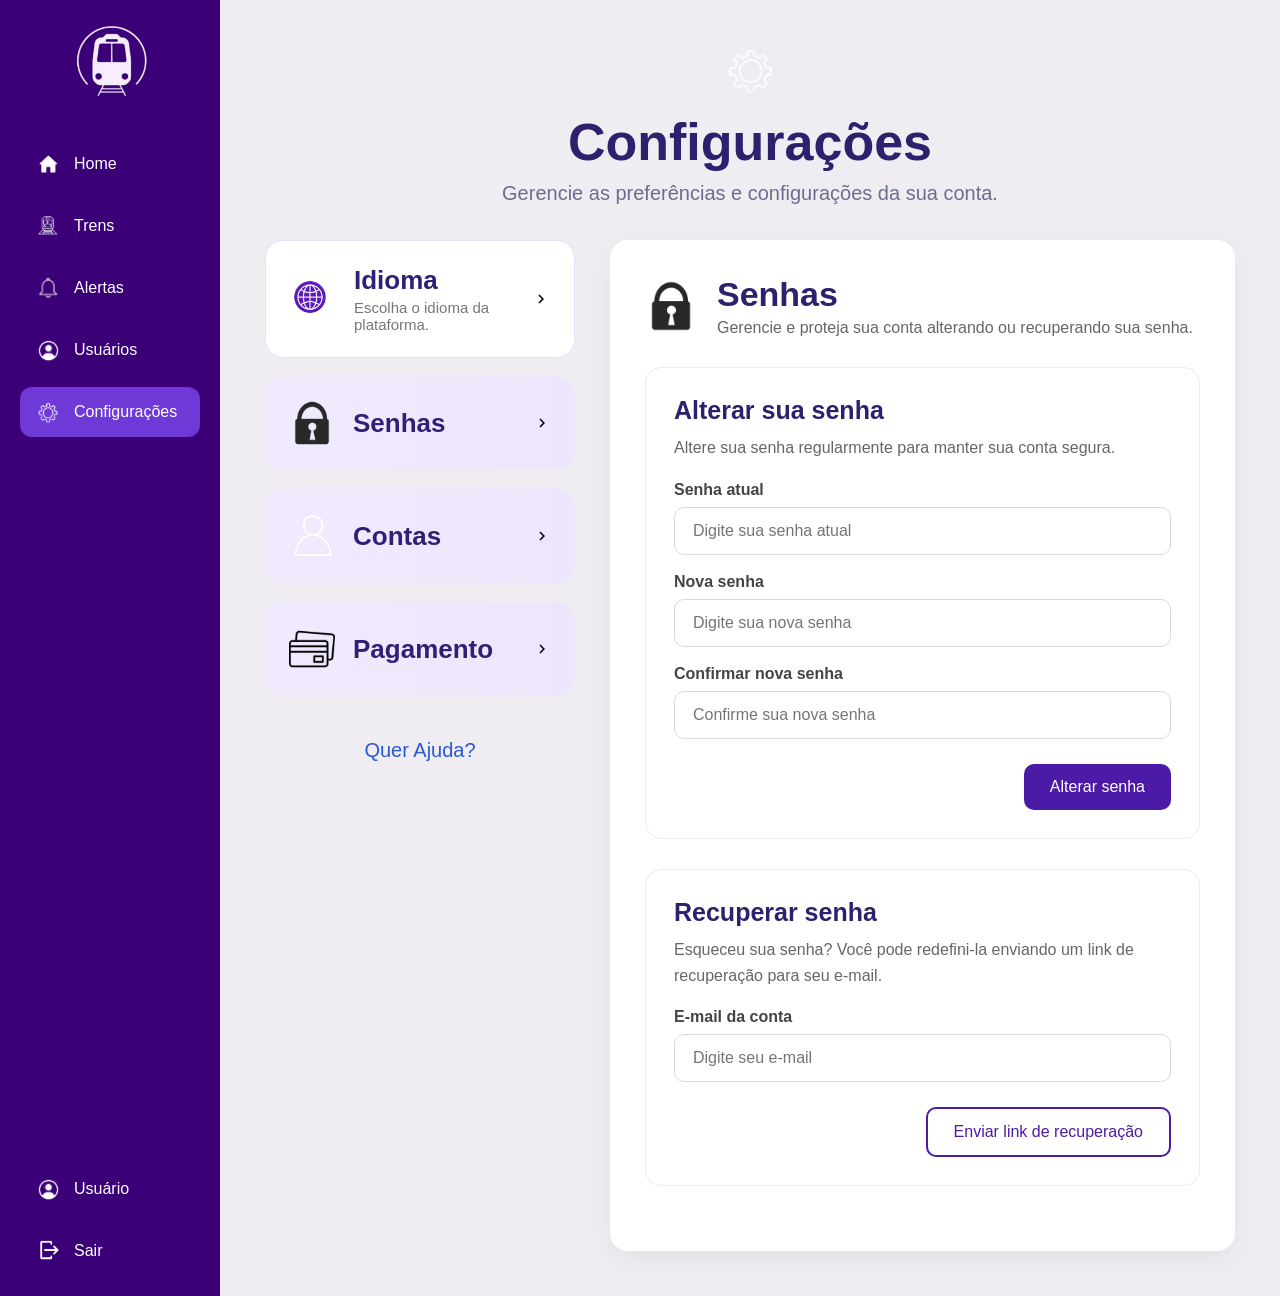
<file: Geral/pages/configuracoes.html>
<!DOCTYPE html>
<html lang="pt-BR">

<head>
    <meta charset="UTF-8">
    <meta name="viewport" content="width=device-width, initial-scale=1.0">
    <title>Configurações - A-TRAIN</title>

    <link rel="stylesheet" href="../CSS/configuracoes.css">
</head>

<body>

<header class="topo-mobile">
    <button class="menu-toggle">☰</button>
</header>

<div class="container">


    <aside class="sidebar">

        <div class="logo">
            <img src="../assets/Logo A-Train.png" alt="Logo" class="logo-img">
        </div>

        <nav>

            <a href="../pages/dashboard.html">
                <img src="../assets/home.png" class="icone-menu">
                <span>Home</span>
            </a>

            <a href="../pages/trens.html">
                <img src="../assets/train.png" class="icone-menu">
                <span>Trens</span>
            </a>

            <a href="../pages/relatorios.html">
                <img src="../assets/alerta.png" class="icone-menu">
                <span>Alertas</span>
            </a>

            <a href="../pages/usuarios.html">
                <img src="../assets/usuario.png" class="icone-menu">
                <span>Usuários</span>
            </a>

            <a class="active" href="../pages/configuracoes.html">
                <img src="../assets/configuracao.png" class="icone-menu">
                <span>Configurações</span>
            </a>

        </nav>

        <div class="bottom">

            <a href="../pages/usuarios.html" class="perfil">
                <img src="../assets/usuario.png" class="icone-menu">
                <span>Usuário</span>
            </a>

            <a href="../pages/login.html">
                <img src="../assets/sair.png" class="icone-menu">
                <span>Sair</span>
            </a>

        </div>

    </aside>


    <main>

        <div class="titulo">

            <img src="../assets/configuracao.png" class="icone-titulo">

            <h1>Configurações</h1>

            <p>
                Gerencie as preferências e configurações da sua conta.
            </p>

        </div>

        <section class="conteudo">


            <div class="menu-config">

                <div class="item ativo">

                    <div class="lado-esquerdo">

                        <img src="../assets/idioma.png">

                        <div>

                            <h3>Idioma</h3>

                            <small>
                                Escolha o idioma da plataforma.
                            </small>

                        </div>

                    </div>

                    <img src="../assets/seta-direita.png.svg" class="seta">

                </div>

                <div class="item">

                    <div class="lado-esquerdo">

                        <img src="../assets/senha.png">

                        <h3>Senhas</h3>

                    </div>

                    <img src="../assets/seta-direita.png.svg" class="seta">

                </div>

                <div class="item">

                    <div class="lado-esquerdo">

                        <img src="../assets/perfil.png">

                        <h3>Contas</h3>

                    </div>

                    <img src="../assets/seta-direita.png.svg" class="seta">

                </div>

                <div class="item">

                    <div class="lado-esquerdo">

                        <img src="../assets/pagamento.png">

                        <h3>Pagamento</h3>

                    </div>

                    <img src="../assets/seta-direita.png.svg" class="seta">

                </div>

                <a class="ajuda" href="#">
                    Quer Ajuda?
                </a>

            </div>


            <div class="painel">

                <div class="cabecalho-painel">

                    <img src="../assets/senha.png">

                    <div>

                        <h2>Senhas</h2>

                        <p>
                            Gerencie e proteja sua conta alterando ou recuperando sua senha.
                        </p>

                    </div>

                </div>


                <div class="card">

                    <h3>Alterar sua senha</h3>

                    <p>
                        Altere sua senha regularmente para manter sua conta segura.
                    </p>

                    <label>Senha atual</label>

                    <input type="password"
                        placeholder="Digite sua senha atual">

                    <label>Nova senha</label>

                    <input type="password"
                        placeholder="Digite sua nova senha">

                    <label>Confirmar nova senha</label>

                    <input type="password"
                        placeholder="Confirme sua nova senha">

                    <div class="acoes">

                        <button class="btn-roxo">
                            Alterar senha
                        </button>

                    </div>

                </div>


                <div class="card">

                    <h3>Recuperar senha</h3>

                    <p>

                        Esqueceu sua senha?

                        Você pode redefini-la enviando um link
                        de recuperação para seu e-mail.

                    </p>

                    <label>E-mail da conta</label>

                    <input
                        type="email"
                        placeholder="Digite seu e-mail">

                    <div class="acoes">

                        <button class="btn-outline">

                            Enviar link de recuperação

                        </button>

                    </div>

                </div>

            </div>

        </section>

    </main>

</div>

<script>

const toggle = document.querySelector(".menu-toggle");
const sidebar = document.querySelector(".sidebar");

toggle.addEventListener("click",()=>{

sidebar.classList.toggle("active");

});

</script>

</body>
</html>
</file>
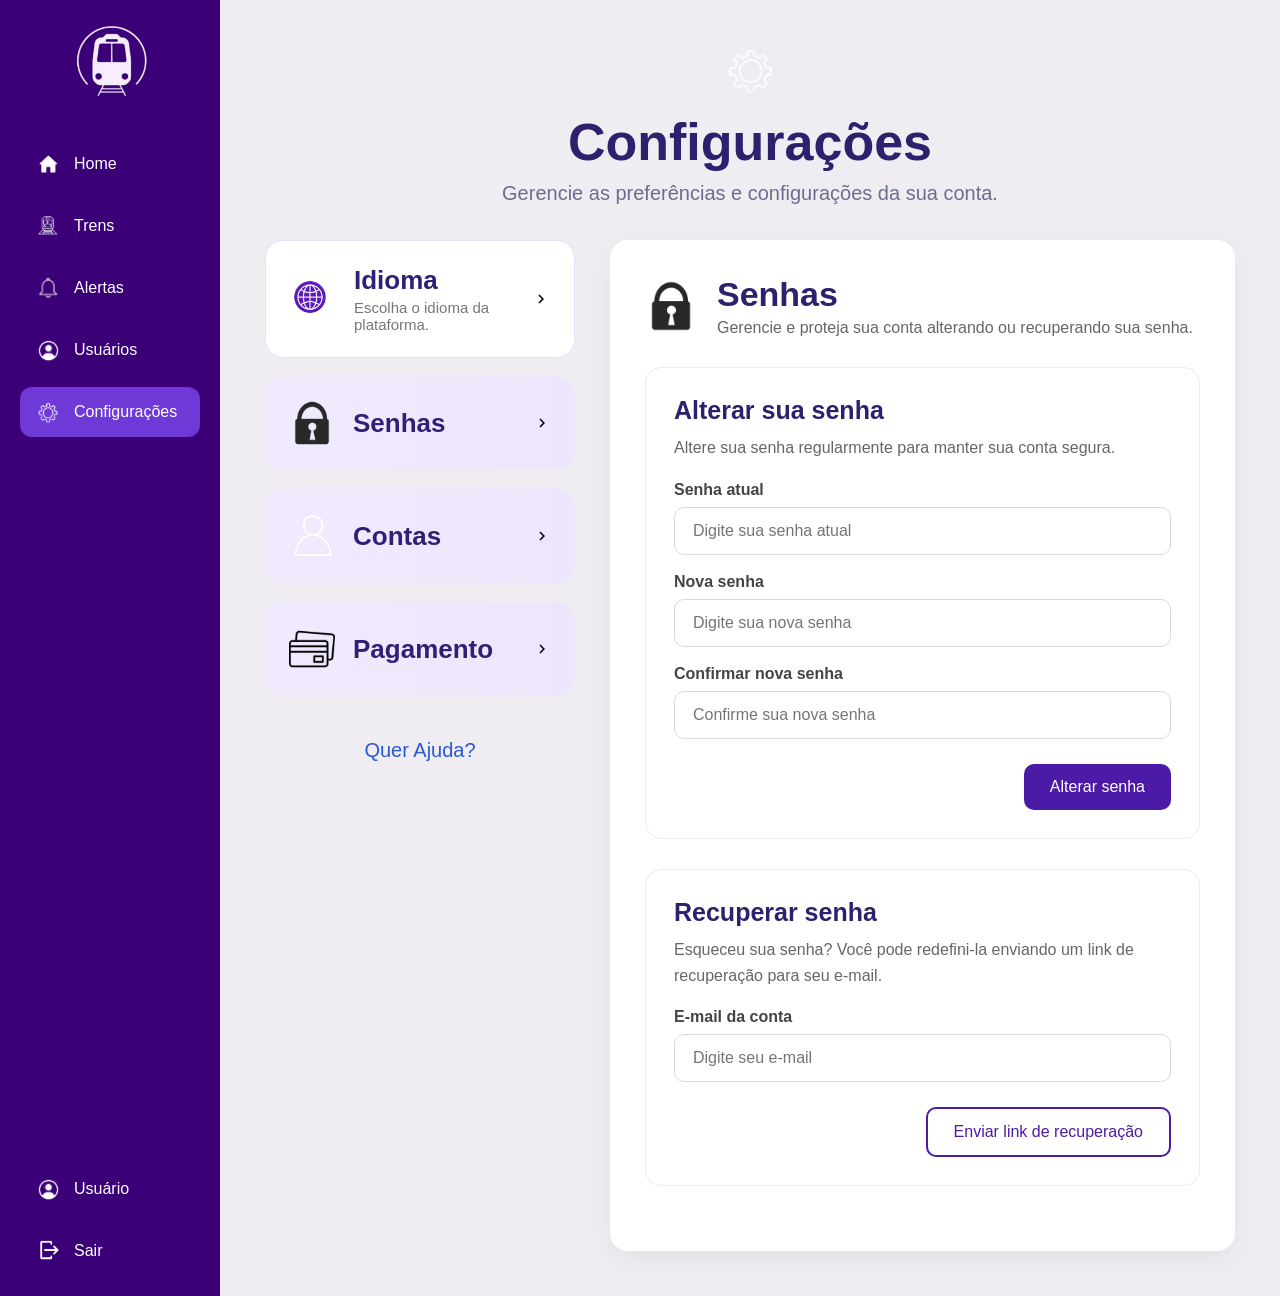
<file: Geral/pages/configurações.html>
<!DOCTYPE html>
<html lang="pt-BR">

<head>
    <meta charset="UTF-8">
    <meta name="viewport" content="width=device-width, initial-scale=1.0">
    <title>Configurações - A-TRAIN</title>

    <link rel="stylesheet" href="../CSS/configuracoes.css">
</head>

<body>

<header class="topo-mobile">
    <button class="menu-toggle">☰</button>
</header>

<div class="container">

    <!-- ================= NAVBAR ================= -->

    <aside class="sidebar">

        <div class="logo">
            <img src="../assets/Logo A-Train.png" alt="Logo" class="logo-img">
        </div>

        <nav>

            <a href="../pages/dashboard.html">
                <img src="../assets/home.png" class="icone-menu">
                <span>Home</span>
            </a>

            <a href="../pages/trens.html">
                <img src="../assets/train.png" class="icone-menu">
                <span>Trens</span>
            </a>

            <a href="../pages/relatorios.html">
                <img src="../assets/alerta.png" class="icone-menu">
                <span>Alertas</span>
            </a>

            <a href="../pages/usuarios.html">
                <img src="../assets/usuario.png" class="icone-menu">
                <span>Usuários</span>
            </a>

            <a class="active" href="../pages/configuracoes.html">
                <img src="../assets/configuracao.png" class="icone-menu">
                <span>Configurações</span>
            </a>

        </nav>

        <div class="bottom">

            <a href="../pages/usuarios.html" class="perfil">
                <img src="../assets/usuario.png" class="icone-menu">
                <span>Usuário</span>
            </a>

            <a href="../pages/login.html">
                <img src="../assets/sair.png" class="icone-menu">
                <span>Sair</span>
            </a>

        </div>

    </aside>

    <!-- ================= CONTEÚDO ================= -->

    <main>

        <div class="titulo">

            <img src="../assets/configuracao.png" class="icone-titulo">

            <h1>Configurações</h1>

            <p>
                Gerencie as preferências e configurações da sua conta.
            </p>

        </div>

        <section class="conteudo">

            <!-- MENU LATERAL -->

            <div class="menu-config">

                <div class="item ativo">

                    <div class="lado-esquerdo">

                        <img src="../assets/idioma.png">

                        <div>

                            <h3>Idioma</h3>

                            <small>
                                Escolha o idioma da plataforma.
                            </small>

                        </div>

                    </div>

                    <img src="../assets/seta-direita.png.svg" class="seta">

                </div>

                <div class="item">

                    <div class="lado-esquerdo">

                        <img src="../assets/senha.png">

                        <h3>Senhas</h3>

                    </div>

                    <img src="../assets/seta-direita.png.svg" class="seta">

                </div>

                <div class="item">

                    <div class="lado-esquerdo">

                        <img src="../assets/perfil.png">

                        <h3>Contas</h3>

                    </div>

                    <img src="../assets/seta-direita.png.svg" class="seta">

                </div>

                <div class="item">

                    <div class="lado-esquerdo">

                        <img src="../assets/pagamento.png">

                        <h3>Pagamento</h3>

                    </div>

                    <img src="../assets/seta-direita.png.svg" class="seta">

                </div>

                <a class="ajuda" href="#">
                    Quer Ajuda?
                </a>

            </div>

            <!-- PAINEL -->

            <div class="painel">

                <div class="cabecalho-painel">

                    <img src="../assets/senha.png">

                    <div>

                        <h2>Senhas</h2>

                        <p>
                            Gerencie e proteja sua conta alterando ou recuperando sua senha.
                        </p>

                    </div>

                </div>

                <!-- ALTERAR SENHA -->

                <div class="card">

                    <h3>Alterar sua senha</h3>

                    <p>
                        Altere sua senha regularmente para manter sua conta segura.
                    </p>

                    <label>Senha atual</label>

                    <input type="password"
                        placeholder="Digite sua senha atual">

                    <label>Nova senha</label>

                    <input type="password"
                        placeholder="Digite sua nova senha">

                    <label>Confirmar nova senha</label>

                    <input type="password"
                        placeholder="Confirme sua nova senha">

                    <div class="acoes">

                        <button class="btn-roxo">
                            Alterar senha
                        </button>

                    </div>

                </div>

                <!-- RECUPERAR -->

                <div class="card">

                    <h3>Recuperar senha</h3>

                    <p>

                        Esqueceu sua senha?

                        Você pode redefini-la enviando um link
                        de recuperação para seu e-mail.

                    </p>

                    <label>E-mail da conta</label>

                    <input
                        type="email"
                        placeholder="Digite seu e-mail">

                    <div class="acoes">

                        <button class="btn-outline">

                            Enviar link de recuperação

                        </button>

                    </div>

                </div>

            </div>

        </section>

    </main>

</div>

<script>

const toggle = document.querySelector(".menu-toggle");
const sidebar = document.querySelector(".sidebar");

toggle.addEventListener("click",()=>{

sidebar.classList.toggle("active");

});

</script>

</body>
</html>
</file>
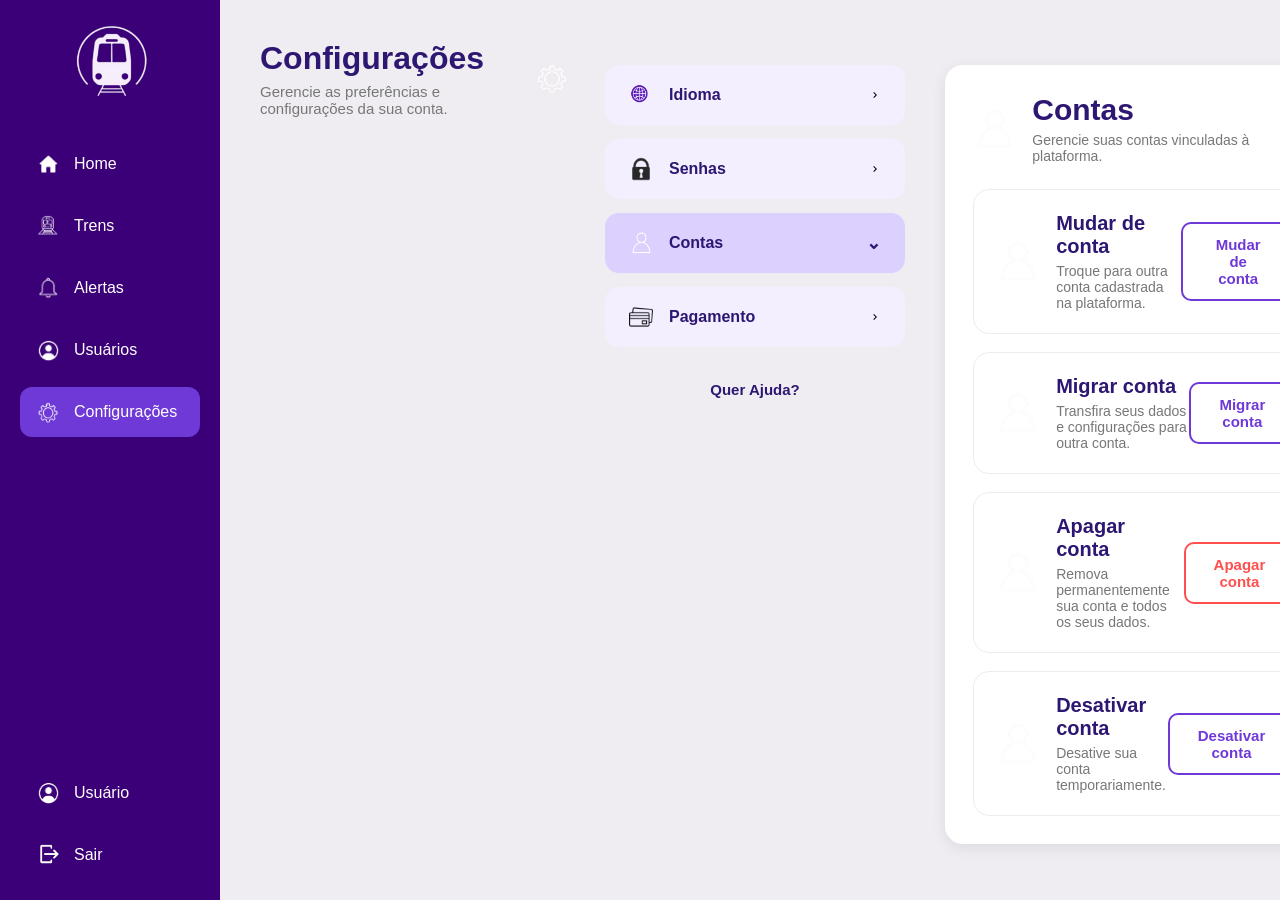
<file: Geral/pages/contas.html>
<!DOCTYPE html>
<html lang="pt-BR">

<head>
    <meta charset="UTF-8">
    <meta name="viewport" content="width=device-width, initial-scale=1.0">
    <title>Configurações - Contas | A-TRAIN</title>

    <link rel="stylesheet" href="../CSS/configuracoes.css">
    <link rel="stylesheet" href="../CSS/contas.css"> </head>

<body>

<header class="topo-mobile">
    <button class="menu-toggle">☰</button>
</header>

<div class="container">

    <aside class="sidebar">

        <div class="logo">
            <img src="../assets/Logo A-Train.png" alt="Logo" class="logo-img">
        </div>

        <nav>
            <a href="../pages/dashboard.html">
                <img src="../assets/home.png" class="icone-menu">
                <span>Home</span>
            </a>

            <a href="../pages/trens.html">
                <img src="../assets/train.png" class="icone-menu">
                <span>Trens</span>
            </a>

            <a href="../pages/alertas.html">
                <img src="../assets/alerta.png" class="icone-menu">
                <span>Alertas</span>
            </a>

            <a href="../pages/usuarios.html">
                <img src="../assets/usuario.png" class="icone-menu">
                <span>Usuários</span>
            </a>

            <a class="active" href="../pages/configuracoes.html">
                <img src="../assets/configuracao.png" class="icone-menu">
                <span>Configurações</span>
            </a>
        </nav>

        <div class="bottom">
            <a href="../pages/usuarios.html" class="perfil">
                <img src="../assets/usuario.png" class="icone-menu">
                <span>Usuário</span>
            </a>

            <a href="#">
                <img src="../assets/sair.png" class="icone-menu">
                <span>Sair</span>
            </a>
        </div>

    </aside>

   <main class="conteudo">

    <div class="topo-configuracoes">
        <div class="titulo-pagina">
            <h1>Configurações</h1>
            <p>Gerencie as preferências e configurações da sua conta.</p>
        </div>
        <img src="../assets/configuracao.png" class="engrenagem-topo" alt="Configurações">
    </div>

    <div class="config-grid">

        <aside class="menu-opcoes-config">
            
            <a href="#" class="item-opcao">
                <div class="opcao-esquerda">
                    <img src="../assets/idioma.png" alt="Idioma">
                    <span>Idioma</span>
                </div>
                <img src="../assets/seta-direita.png.svg" class="seta-icone" alt="Seta">
            </a>

            <a href="#" class="item-opcao">
                <div class="opcao-esquerda">
                    <img src="../assets/senha.png" alt="Senhas">
                    <span>Senhas</span>
                </div>
                <img src="../assets/seta-direita.png.svg" class="seta-icone" alt="Seta">
            </a>

            <a href="#" class="item-opcao ativo">
                <div class="opcao-esquerda">
                    <img src="../assets/perfil.png" alt="Contas">
                    <span>Contas</span>
                </div>
                <span class="seta-aberta">⌄</span>
            </a>

            <a href="#" class="item-opcao">
                <div class="opcao-esquerda">
                    <img src="../assets/pagamento.png" alt="Pagamento">
                    <span>Pagamento</span>
                </div>
                <img src="../assets/seta-direita.png.svg" class="seta-icone" alt="Seta">
            </a>

            <div class="ajuda-link">
                <a href="#">Quer Ajuda?</a>
            </div>
        </aside>

        <div class="painel-contas">

            <div class="cabecalho-painel">
                <div class="titulo-painel">
                    <img src="../assets/perfil.png">
                    <div>
                        <h2>Contas</h2>
                        <p>Gerencie suas contas vinculadas à plataforma.</p>
                    </div>
                </div>
            </div>

            <div class="card-conta">
                <div class="info-card">
                    <img src="../assets/perfil.png">
                    <div>
                        <h3>Mudar de conta</h3>
                        <p>Troque para outra conta cadastrada na plataforma.</p>
                    </div>
                </div>
                <button class="btn-roxo">Mudar de conta</button>
            </div>

            <div class="card-conta">
                <div class="info-card">
                    <img src="../assets/perfil.png">
                    <div>
                        <h3>Migrar conta</h3>
                        <p>Transfira seus dados e configurações para outra conta.</p>
                    </div>
                </div>
                <button class="btn-roxo">Migrar conta</button>
            </div>

            <div class="card-conta">
                <div class="info-card">
                    <img src="../assets/perfil.png">
                    <div>
                        <h3>Apagar conta</h3>
                        <p>Remova permanentemente sua conta e todos os seus dados.</p>
                    </div>
                </div>
                <button class="btn-vermelho">Apagar conta</button>
            </div>

            <div class="card-conta">
                <div class="info-card">
                    <img src="../assets/perfil.png">
                    <div>
                        <h3>Desativar conta</h3>
                        <p>Desative sua conta temporariamente.</p>
                    </div>
                </div>
                <button class="btn-roxo">Desativar conta</button>
            </div>

        </div> </div> </main>

</div>

<script>
const toggle = document.querySelector(".menu-toggle");
const sidebar = document.querySelector(".sidebar");

toggle.addEventListener("click", () => {
    sidebar.classList.toggle("active");
});
</script>

</body>
</html>
</file>
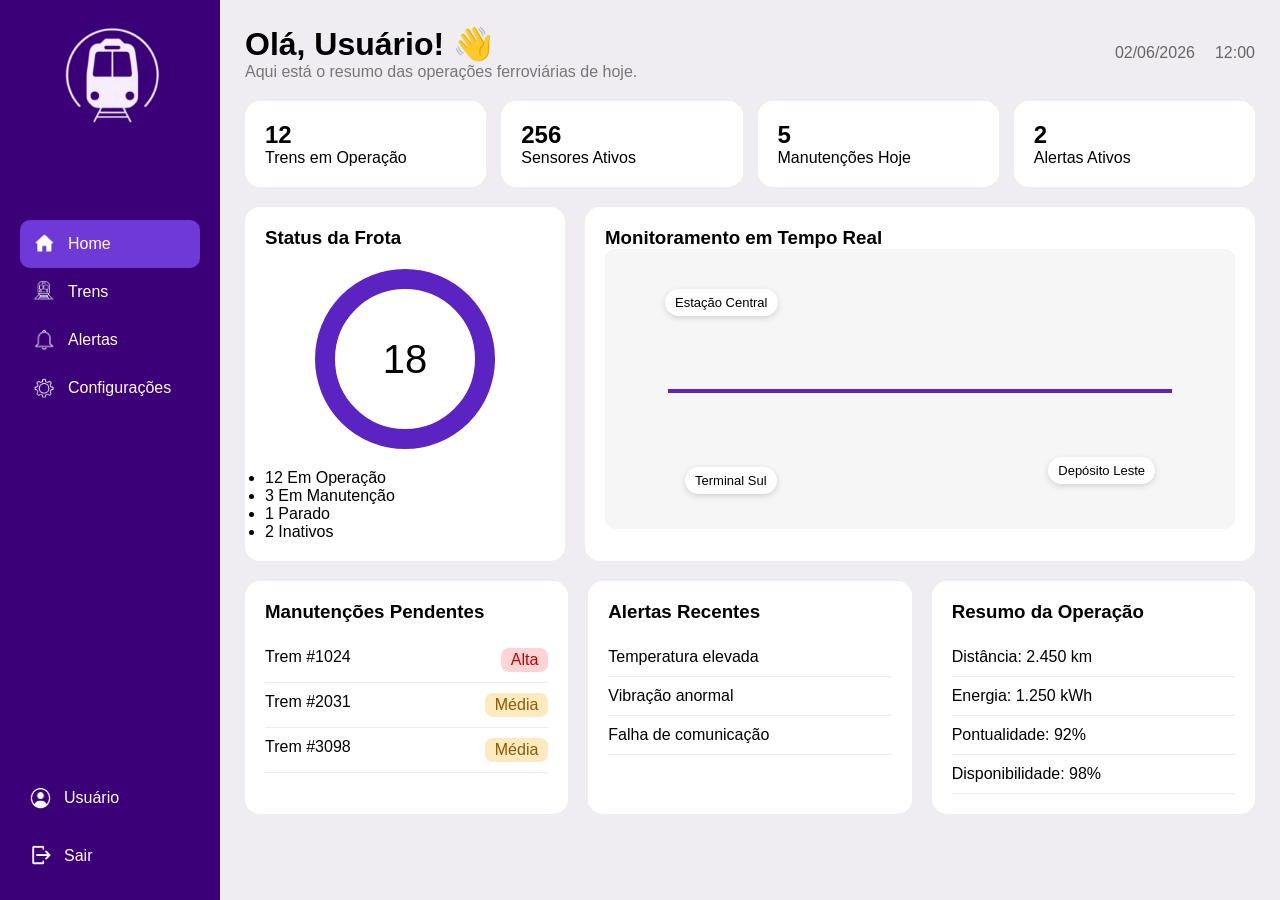
<file: Geral/pages/dashboard.html>
<!DOCTYPE html>
<html lang="en">
<head>
    <meta charset="UTF-8">
    <meta name="viewport" content="width=device-width, initial-scale=1.0">
    <title>A-TRAIN</title>
    <link rel="stylesheet" href="../CSS/dashboard.css">
</head>

<body>

<button class="menu-toggle">☰</button>

<div class="container">

   
  <aside class="sidebar">

<div class="logo">
  <img src="../assets/Logo A-Train.png" alt="Logo A-Train" class="logo-img">
</div>


  <nav>
    <a class="active" href="#">
      <img src="../assets/home.png" alt="Home" class="icone-menu">
      <span>Home</span>
    </a>

    <a href="#">
      <img src="../assets/train.png" alt="Trens" class="icone-menu">
      <span>Trens</span>
    </a>

    <a href="#">
      <img src="../assets/alerta.png" alt="Alertas" class="icone-menu">
      <span>Alertas</span>
    </a>



    <a href="#">
      <img src="../assets/configuracao.png" alt="Configurações" class="icone-menu">
      <span>Configurações</span>
    </a>
  </nav>

  <div class="bottom">
  <a href="../pages/usuarios.html" class="perfil">
    <img src="../assets/usuario.png" alt="Usuário" class="icone-menu">
    <span>Usuário</span>
  </a>

    <a href="#" class="sair">
      <img src="../assets/sair.png" alt="Sair" class="icone-menu">
      <span>Sair</span>
    </a>
  </div>

</aside>





   
    <main>

       
        <header class="topo">

            <div>
                <h1>Olá, Usuário! 👋</h1>
                <p>Aqui está o resumo das operações ferroviárias de hoje.</p>
            </div>

            <div class="horario">
                <span><i class="fa-regular fa-calendar"></i> 02/06/2026</span>
                <span><i class="fa-regular fa-clock"></i> 12:00</span>
            </div>

        </header>


       
        <section class="cards">

            <div class="card">
                <i class="fa-solid fa-train"></i>
                <h2>12</h2>
                <p>Trens em Operação</p>
            </div>

            <div class="card">
                <i class="fa-solid fa-wifi"></i>
                <h2>256</h2>
                <p>Sensores Ativos</p>
            </div>

            <div class="card">
                <i class="fa-solid fa-screwdriver-wrench"></i>
                <h2>5</h2>
                <p>Manutenções Hoje</p>
            </div>

            <div class="card">
                <i class="fa-solid fa-triangle-exclamation"></i>
                <h2>2</h2>
                <p>Alertas Ativos</p>
            </div>

        </section>


     
        <section class="principal">

          
            <div class="painel">

                <h3>Status da Frota</h3>

                <div class="grafico-placeholder">
                    18
                </div>

                <ul>
                    <li>12 Em Operação</li>
                    <li>3 Em Manutenção</li>
                    <li>1 Parado</li>
                    <li>2 Inativos</li>
                </ul>

            </div>


        
            <div class="painel mapa">

                <h3>Monitoramento em Tempo Real</h3>

                <div class="mapa-area">

                    <div class="linha"></div>

                    <div class="trem">
                        <i class="fa-solid fa-train"></i>
                    </div>

                    <div class="ponto p1">Estação Central</div>
                    <div class="ponto p2">Terminal Sul</div>
                    <div class="ponto p3">Depósito Leste</div>

                </div>

            </div>

        </section>


    
        <section class="inferior">

            <div class="painel">

                <h3>Manutenções Pendentes</h3>

                <ul class="lista">

                    <li>
                        Trem #1024
                        <span class="alta">Alta</span>
                    </li>

                    <li>
                        Trem #2031
                        <span class="media">Média</span>
                    </li>

                    <li>
                        Trem #3098
                        <span class="media">Média</span>
                    </li>

                </ul>

            </div>


            <div class="painel">

                <h3>Alertas Recentes</h3>

                <ul class="lista">

                    <li>Temperatura elevada</li>

                    <li>Vibração anormal</li>

                    <li>Falha de comunicação</li>

                </ul>

            </div>


            <div class="painel">

                <h3>Resumo da Operação</h3>

                <ul class="lista">

                    <li>Distância: 2.450 km</li>

                    <li>Energia: 1.250 kWh</li>

                    <li>Pontualidade: 92%</li>

                    <li>Disponibilidade: 98%</li>

                </ul>

            </div>

        </section>

    </main>

</div>

<script>
const toggle=document.querySelector('.menu-toggle');
const sidebar=document.querySelector('.sidebar');

toggle.addEventListener('click',()=>{
sidebar.classList.toggle('active');
});
</script>



</body>
</html>
</file>
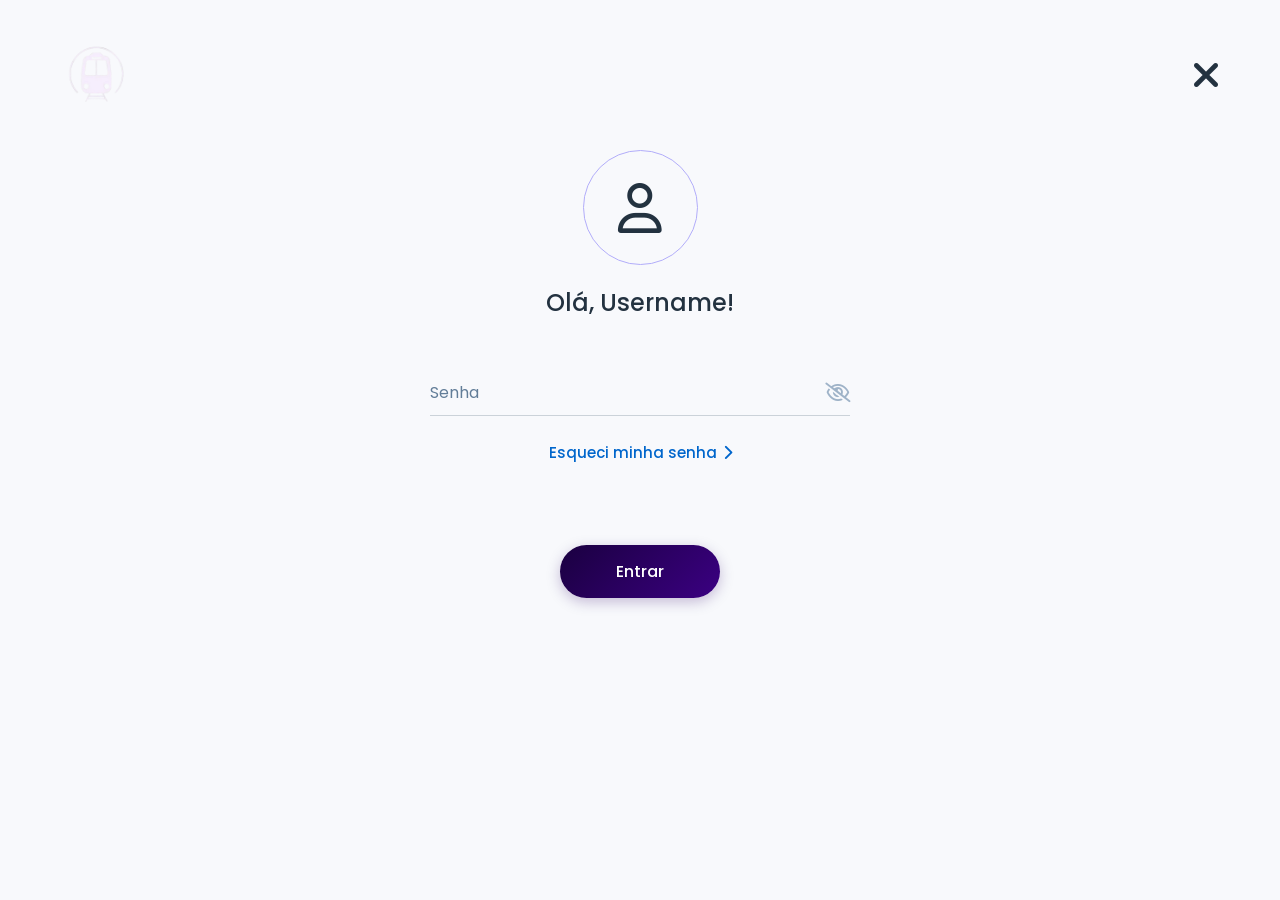
<file: Geral/pages/login.html>
<!DOCTYPE html>
<html lang="pt-BR">
<head>
    <meta charset="UTF-8">
    <meta name="viewport" content="width=device-width, initial-scale=1.0">
    <title>Metrô - Login e Cadastro</title>
    <link rel="preconnect" href="https://fonts.googleapis.com">
    <link rel="preconnect" href="https://fonts.gstatic.com" crossorigin>
    <link href="https://fonts.googleapis.com/css2?family=Poppins:wght@400;500;600&display=swap" rel="stylesheet">
    <link rel="stylesheet" href="https://cdnjs.cloudflare.com/ajax/libs/font-awesome/6.4.0/css/all.min.css">
    <link rel="stylesheet" href="../CSS/login.css">
</head>
<body>

    <main class="app-container">
        
        <section class="card" id="tela-cadastro">
            <header class="card-header">
                <div class="logo-atrain">
                    <img src="../assets/Logo A-Train.png" alt="Logo A-Train">
                </div>
                <button type="button" class="btn-close" id="btn-fechar-cadastro" aria-label="Fechar cadastro">
                    <i class="fa-solid fa-xmark" aria-hidden="true"></i>
                </button>
            </header>

            <div class="profile-summary">
                <div class="profile-avatar">
                    <i class="fa-regular fa-user" aria-hidden="true"></i>
                </div>
                <h1>Olá, Username!</h1>
            </div>

            <form class="form-content">
                <div class="input-group">
                    <input type="text" id="reg-username" placeholder=" " required autocomplete="username">
                    <label for="reg-username">Escolha seu nome de usuário</label>
                </div>

                <div class="input-group">
                    <input type="email" id="reg-email" placeholder=" " required autocomplete="email">
                    <label for="reg-email">Digite seu Email</label>
                </div>

                <div class="input-group">
                    <input type="password" id="reg-senha" placeholder=" " required autocomplete="new-password">
                    <label for="reg-senha">Digite sua senha</label>
                </div>

                <div class="input-group">
                    <input type="password" id="reg-confirma" placeholder=" " required autocomplete="new-password">
                    <label for="reg-confirma">Confirme sua senha</label>
                </div>

                <footer class="form-footer">
                    <button type="submit" class="btn-submit">Cadastrar</button>
                </footer>
            </form>
        </section>

        <section class="card active" id="tela-login">
            <header class="card-header">
                <div class="logo-atrain">
                    <img src="../assets/Logo A-Train.png" alt="Logo A-Train">
                </div>
                <button type="button" class="btn-close" id="btn-fechar-login" aria-label="Fechar login">
                    <i class="fa-solid fa-xmark" aria-hidden="true"></i>
                </button>
            </header>

            <div class="profile-summary">
                <div class="profile-avatar">
                    <i class="fa-regular fa-user" aria-hidden="true"></i>
                </div>
                <h2>Olá, Username!</h2>
            </div>

            <form class="form-content">
                <div class="input-group password-wrapper">
                    <input type="password" id="login-senha" placeholder=" " required autocomplete="current-password">
                    <label for="login-senha">Senha</label>
                    <button type="button" class="btn-toggle-visibility" aria-label="Mostrar ou ocultar senha">
                        <i class="fa-regular fa-eye-slash" aria-hidden="true"></i>
                    </button>
                </div>

                <div class="navigation-links">
                    <a href="#" class="link-action" id="link-esqueci-senha">
                        Esqueci minha senha <i class="fa-solid fa-chevron-right" aria-hidden="true"></i>
                    </a>
                </div>

                <footer class="form-footer">
                    <button type="submit" class="btn-submit">Entrar</button>
                </footer>
            </form>
        </section>

        <section class="card" id="tela-esqueceu-email">
            <header class="card-header">
                <div class="logo-atrain">
                    <img src="../assets/Logo A-Train.png" alt="Logo A-Train">
                </div>
                <button type="button" class="btn-close btn-voltar-login" aria-label="Fechar">
                    <i class="fa-solid fa-xmark" aria-hidden="true"></i>
                </button>
            </header>

            <div class="text-heading-summary">
                <h3>Informe o seu email para continuar</h3>
                <p>Informe o mesmo email que você utilizou para abrir a sua conta no A-TRAIN</p>
            </div>

            <form class="form-content">
                <div class="input-group email-wrapper">
                    <input type="email" id="forgot-email" placeholder=" " required autocomplete="email">
                    <label for="forgot-email">Email</label>
                    <span class="input-icon-right"><i class="fa-regular fa-envelope"></i></span>
                </div>

                <footer class="form-footer">
                    <button type="button" class="btn-submit" id="btn-avancar-email">Avançar</button>
                </footer>
            </form>
        </section>

        <section class="card" id="tela-esqueceu-codigo">
            <header class="card-header">
                <div class="logo-atrain">
                    <img src="../assets/Logo A-Train.png" alt="Logo A-Train">
                </div>
                <button type="button" class="btn-close btn-voltar-login" aria-label="Fechar">
                    <i class="fa-solid fa-xmark" aria-hidden="true"></i>
                </button>
            </header>

            <div class="text-heading-summary">
                <span class="sub-badge">Nova senha de acesso</span>
                <p class="instruction-text">Insira o código de 6 letras que foi enviado para o seu email</p>
                <strong class="user-email-display">example@gmail.com</strong>
            </div>

            <form class="form-content">
                <div class="code-digits-container">
                    <input type="text" maxlength="1" class="code-input" required>
                    <input type="text" maxlength="1" class="code-input" required>
                    <input type="text" maxlength="1" class="code-input" required>
                    <input type="text" maxlength="1" class="code-input" required>
                    <input type="text" maxlength="1" class="code-input" required>
                    <input type="text" maxlength="1" class="code-input" required>
                </div>

                <span class="resend-text">Não recebeu nenhum código?</span>

                <footer class="form-footer">
                    <button type="button" class="btn-submit btn-wide" id="btn-avancar-codigo">Reenviar código</button>
                </footer>
            </form>
        </section>

        <section class="card" id="tela-esqueceu-redefinir">
            <header class="card-header">
                <div class="logo-atrain">
                    <img src="../assets/Logo A-Train.png" alt="Logo A-Train">
                </div>
                <button type="button" class="btn-close btn-voltar-login" aria-label="Fechar">
                    <i class="fa-solid fa-xmark" aria-hidden="true"></i>
                </button>
            </header>

            <div class="text-heading-summary">
                <span class="sub-badge">Nova senha de acesso</span>
                <h3>Redefinir sua senha</h3>
                <p class="subtitle-fields">Preencha os campos abaixo</p>
            </div>

            <form class="form-content">
                <div class="input-group password-wrapper">
                    <input type="password" id="new-password-field" placeholder=" " required autocomplete="new-password">
                    <label for="new-password-field">Insira a sua nova senha</label>
                    <button type="button" class="btn-toggle-visibility" aria-label="Mostrar ou ocultar senha">
                        <i class="fa-regular fa-eye-slash" aria-hidden="true"></i>
                    </button>
                </div>

                <div class="input-group password-wrapper">
                    <input type="password" id="confirm-new-password-field" placeholder=" " required autocomplete="new-password">
                    <label for="confirm-new-password-field">Confirme a sua senha</label>
                    <button type="button" class="btn-toggle-visibility" aria-label="Mostrar ou ocultar senha">
                        <i class="fa-regular fa-eye-slash" aria-hidden="true"></i>
                    </button>
                </div>

                <footer class="form-footer flex-footer">
                    <button type="submit" class="btn-submit btn-wide">Redefinir Senha</button>
                    <a href="#" class="btn-cancelar-processo btn-voltar-login">Cancelar</a>
                </footer>
            </form>
        </section>

    </main>

    <script>
        const telaCadastro = document.getElementById('tela-cadastro');
        const telaLogin = document.getElementById('tela-login');
        const telaEsqueceuEmail = document.getElementById('tela-esqueceu-email');
        const telaEsqueceuCodigo = document.getElementById('tela-esqueceu-codigo');
        const telaEsqueceuRedefinir = document.getElementById('tela-esqueceu-redefinir');

        const btnFecharCadastro = document.getElementById('btn-fechar-cadastro');
        const btnFecharLogin = document.getElementById('btn-fechar-login');
        const linkEsqueci = document.getElementById('link-esqueci-senha');
        
        const btnAvancarEmail = document.getElementById('btn-avancar-email');
        const btnAvancarCodigo = document.getElementById('btn-avancar-codigo');

        function esconderTodasTelas() {
            telaCadastro.classList.remove('active');
            telaLogin.classList.remove('active');
            telaEsqueceuEmail.classList.remove('active');
            telaEsqueceuCodigo.classList.remove('active');
            telaEsqueceuRedefinir.classList.remove('active');
        }

        btnFecharCadastro.addEventListener('click', () => {
            esconderTodasTelas();
            telaLogin.classList.add('active');
        });

        btnFecharLogin.addEventListener('click', () => {
            esconderTodasTelas();
            telaCadastro.classList.add('active');
        });

        linkEsqueci.addEventListener('click', (e) => {
            e.preventDefault();
            esconderTodasTelas();
            telaEsqueceuEmail.classList.add('active');
        });

        btnAvancarEmail.addEventListener('click', () => {
            esconderTodasTelas();
            telaEsqueceuCodigo.classList.add('active');
        });

        btnAvancarCodigo.addEventListener('click', () => {
            esconderTodasTelas();
            telaEsqueceuRedefinir.classList.add('active');
        });

        document.querySelectorAll('.btn-voltar-login').forEach(btn => {
            btn.addEventListener('click', (e) => {
                e.preventDefault();
                esconderTodasTelas();
                telaLogin.classList.add('active');
            });
        });

        document.querySelectorAll('.btn-toggle-visibility').forEach(btn => {
            btn.addEventListener('click', function() {
                const input = this.parentElement.querySelector('input');
                const icon = this.querySelector('i');
                
                if (input.type === 'password') {
                    input.type = 'text';
                    icon.classList.remove('fa-eye-slash');
                    icon.classList.add('fa-eye');
                } else {
                    input.type = 'password';
                    icon.classList.remove('fa-eye');
                    icon.classList.add('fa-eye-slash');
                }
            });
        });

        const inputsCodigo = document.querySelectorAll('.code-input');
        inputsCodigo.forEach((input, index) => {
            input.addEventListener('input', () => {
                if (input.value.length === 1 && index < inputsCodigo.length - 1) {
                    inputsCodigo[index + 1].focus();
                }
            });
            input.addEventListener('keydown', (e) => {
                if (e.key === 'Backspace' && input.value.length === 0 && index > 0) {
                    inputsCodigo[index - 1].focus();
                }
            });
        });
    </script>
</body>
</html>
</file>
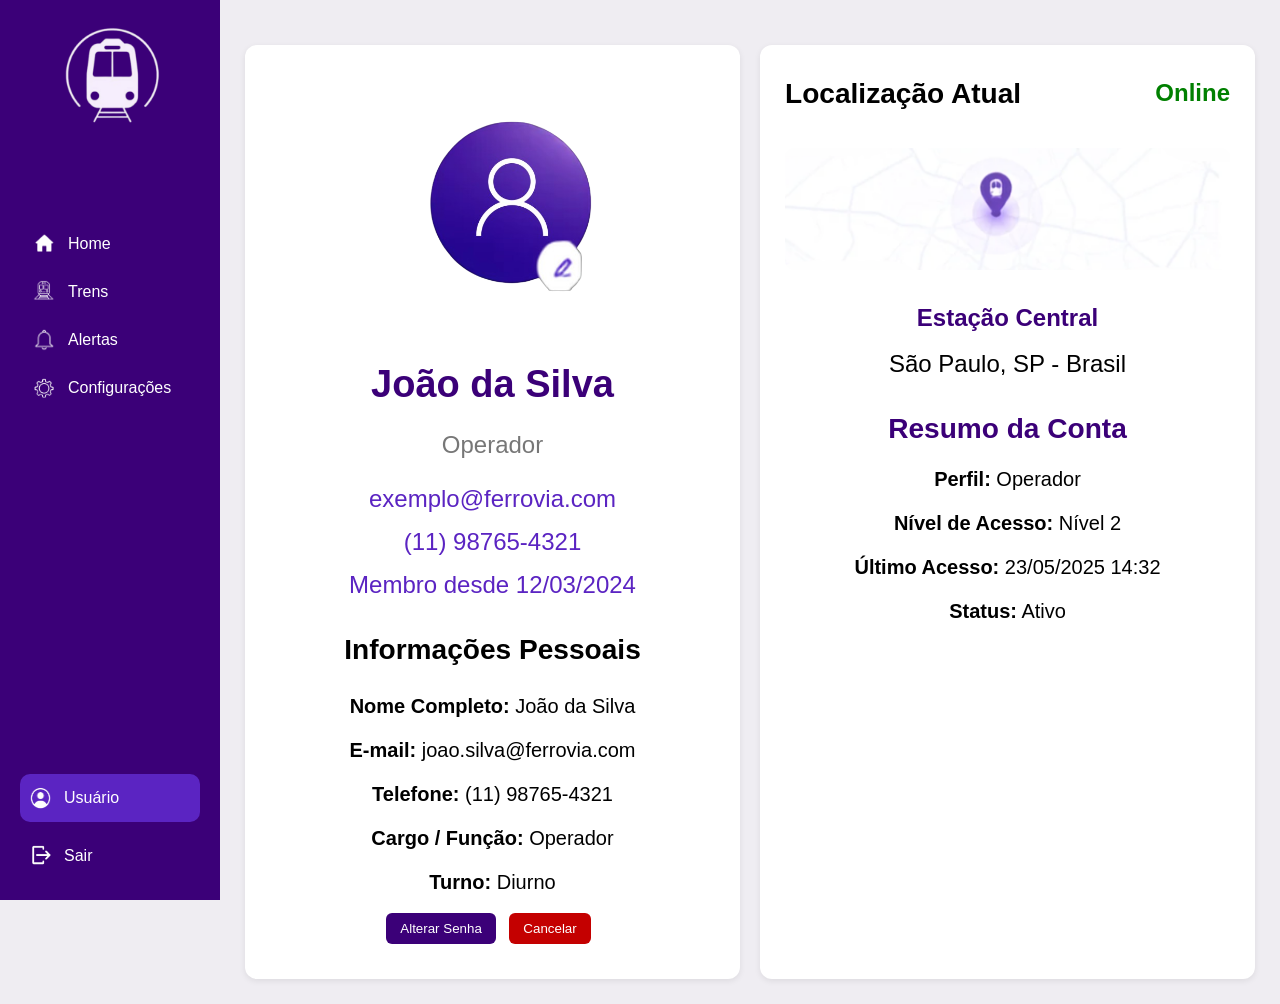
<file: Geral/pages/usuarios.html>
<!DOCTYPE html>
<html lang="pt-BR">
<head>
  <meta charset="UTF-8">
  <meta name="viewport" content="width=device-width, initial-scale=1.0">
  <title>Usuários - A-Train</title>
  <link rel="stylesheet" href="../CSS/usuarios.css">
</head>
<body>

<header class="topo">
  <button class="menu-toggle">☰</button>
</header>



<div class="container">

  <aside class="sidebar">

<div class="logo">
  <img src="../assets/Logo A-Train.png" alt="Logo A-Train" class="logo-img">
</div>


  <nav>
    <a  href="../pages/dashboard.html">
      <img src="../assets/home.png" alt="Home" class="icone-menu">
      <span>Home</span>
    </a>

    <a href="#">
      <img src="../assets/train.png" alt="Trens" class="icone-menu">
      <span>Trens</span>
    </a>

    <a href="#">
      <img src="../assets/alerta.png" alt="Alertas" class="icone-menu">
      <span>Alertas</span>
    </a>



    <a href="#">
      <img src="../assets/configuracao.png" alt="Configurações" class="icone-menu">
      <span>Configurações</span>
    </a>
  </nav>

  <div class="bottom">
  <a class="active" href="../pages/usuarios.html" class="perfil">
    <img src="../assets/usuario.png" alt="Usuário" class="icone-menu">
    <span>Usuário</span>
  </a>

    <a href="#" class="sair">
      <img src="../assets/sair.png" alt="Sair" class="icone-menu">
      <span>Sair</span>
    </a>
  </div>

</aside>

  <main>
    </header>

    <div class="grid">
   
  <section class="painel-esquerda">
 <div class="perfil-header">
  <img src="../assets/Meu_Perfil.png" alt="Meu Perfil" class="icone-perfil">
  <div class="dados-perfil">
    <h2>João da Silva</h2>
    <p class="cargo">Operador</p>
    <p class="violeta">exemplo@ferrovia.com</p>
    <p class="violeta">(11) 98765-4321</p>
    <p class="violeta">Membro desde 12/03/2024</p>
  </div>
</div>

  <h3>Informações Pessoais</h3>
  <ul>
    <li><strong>Nome Completo:</strong> João da Silva</li>
    <li><strong>E-mail:</strong> joao.silva@ferrovia.com</li>
    <li><strong>Telefone:</strong> (11) 98765-4321</li>
    <li><strong>Cargo / Função:</strong> Operador</li>
    <li><strong>Turno:</strong> Diurno</li>
    <li>
      <button class="btn">Alterar Senha</button>
      <button class="btn cancelar">Cancelar</button>
    </li>
  </ul>
</section>


    <section class="painel-direita">

  <div class="topo-localizacao">
    <h3>Localização Atual</h3>
    <span class="online">Online</span>
  </div>

  <img src="../assets/localizacao_perfil.png"
       alt="Localização"
       class="mapa-localizacao">

  <div class="info-localizacao">
    <h4>Estação Central</h4>
    <p>São Paulo, SP - Brasil</p>
  </div>


  <div class="resumo-conta">
    <h3>Resumo da Conta</h3>
    <ul>
      <li><strong>Perfil:</strong> Operador</li>
      <li><strong>Nível de Acesso:</strong> Nível 2</li>
      <li><strong>Último Acesso:</strong> 23/05/2025 14:32</li>
      <li><strong>Status:</strong> Ativo</li>
    </ul>
  </div>

</section>


<script>
  const toggleBtn = document.querySelector('.menu-toggle');
  const sidebar = document.querySelector('.sidebar');

  toggleBtn.addEventListener('click', () => {
    sidebar.classList.toggle('active');
  });
</script>


</body>
</html>
</file>
<file: Geral/CSS/configuracoes.css>
@import url('https://fonts.cdnfonts.com/css/agrandir');

*{
    margin:0;
    padding:0;
    box-sizing:border-box;
    font-family:'Agrandir',Arial,sans-serif;
}

body{
    background:#efedf2;
    color:#222;
}

.container{
    display:flex;
    min-height:100vh;
}



.sidebar{
    width:220px;
    background:#3b0078;
    color:#fff;
    display:flex;
    flex-direction:column;
    justify-content:space-between;
    padding:20px;
    flex-shrink:0;
}

.logo{
    text-align:center;
}

.logo-img{
    width:90px;
    margin:0 auto 35px;
    display:block;
}

.sidebar nav{
    display:flex;
    flex-direction:column;
    gap:12px;
    flex:1;
}

.sidebar nav a,
.bottom a{
    display:flex;
    align-items:center;
    gap:14px;
    text-decoration:none;
    color:#fff;
    padding:13px 16px;
    border-radius:12px;
    transition:.25s;
}

.sidebar nav a:hover,
.bottom a:hover{
    background:#5422ad;
}

.sidebar nav a.active{
    background:#6f39d8;
}

.icone-menu{
    width:24px;
    height:24px;
    object-fit:contain;
}

.bottom{
    display:flex;
    flex-direction:column;
    gap:12px;
    margin-top:40px;
}


main{
    flex:1;
    padding:45px;
}

.titulo{
    text-align:center;
    margin-bottom:35px;
}

.icone-titulo{
    width:55px;
    margin-bottom:12px;
}

.titulo h1{
    font-size:52px;
    color:#2d206d;
    margin-bottom:10px;
}

.titulo p{
    font-size:20px;
    color:#6d6d8c;
}


.conteudo{
    display:grid;
    grid-template-columns:310px 1fr;
    gap:35px;
    align-items:flex-start;
}


.menu-config{
    display:flex;
    flex-direction:column;
    gap:18px;
}

.item{
    background:linear-gradient(
    90deg,
    #f2ebff,
    #ece5fb);
    border-radius:18px;
    padding:24px;
    display:flex;
    justify-content:space-between;
    align-items:center;
    cursor:pointer;
    transition:.25s;
}

.item:hover{
    transform:translateY(-3px);
}

.item.ativo{
    background:#fff;
    border:1px solid #e6def8;
}

.lado-esquerdo{
    display:flex;
    align-items:center;
    gap:18px;
}

.lado-esquerdo img{
    width:46px;
}

.lado-esquerdo h3{
    color:#2f2075;
    font-size:26px;
}

.lado-esquerdo small{
    display:block;
    color:#777;
    font-size:15px;
    margin-top:3px;
}

.seta{
    width:18px;
}

.ajuda{
    margin-top:25px;
    text-align:center;
    color:#2959d4;
    font-size:20px;
    text-decoration:none;
}

.painel{
    background:#fff;
    border-radius:18px;
    padding:35px;
    box-shadow:0 8px 25px rgba(0,0,0,.05);
}

.cabecalho-painel{
    display:flex;
    gap:20px;
    align-items:center;
    margin-bottom:30px;
}

.cabecalho-painel img{
    width:52px;
}

.cabecalho-painel h2{
    color:#2d206d;
    font-size:34px;
}

.cabecalho-painel p{
    color:#666;
    margin-top:5px;
}


.card{
    border:1px solid #ececec;
    border-radius:16px;
    padding:28px;
    margin-bottom:30px;
}

.card h3{
    color:#2d206d;
    font-size:25px;
    margin-bottom:10px;
}

.card p{
    color:#666;
    margin-bottom:20px;
    line-height:1.6;
}

.card label{
    display:block;
    margin-bottom:8px;
    margin-top:18px;
    color:#444;
    font-weight:600;
}

.card input{
    width:100%;
    padding:14px 18px;
    border:1px solid #d9d9d9;
    border-radius:10px;
    font-size:16px;
    outline:none;
    transition:.2s;
}

.card input:focus{
    border-color:#5b24c2;
}


.acoes{
    display:flex;
    justify-content:flex-end;
    margin-top:25px;
}

.btn-roxo{
    background:#4b1aa7;
    color:#fff;
    border:none;
    padding:14px 26px;
    border-radius:10px;
    font-size:16px;
    cursor:pointer;
    transition:.25s;
}

.btn-roxo:hover{
    background:#38137f;
}

.btn-outline{
    background:#fff;
    color:#4b1aa7;
    border:2px solid #4b1aa7;
    padding:14px 26px;
    border-radius:10px;
    font-size:16px;
    cursor:pointer;
    transition:.25s;
}

.btn-outline:hover{
    background:#f2ebff;
}

::-webkit-scrollbar{
    width:10px;
}

::-webkit-scrollbar-thumb{
    background:#b8b8c9;
    border-radius:20px;
}

::-webkit-scrollbar-track{
    background:#efedf2;
}

.menu-toggle{
    display:none;
}

.topo-mobile{
    display:none;
}

@media(max-width:768px){

body{
    overflow-x:hidden;
}

.container{
    display:block;
}

.topo-mobile{
    display:block;
}

.menu-toggle{

    display:block;

    position:fixed;

    top:15px;

    left:15px;

    background:#3b0078;

    color:#fff;

    border:none;

    padding:8px 12px;

    border-radius:8px;

    font-size:26px;

    cursor:pointer;

    z-index:1100;

}

.sidebar{

    position:fixed;

    top:0;

    left:0;

    width:220px;

    height:100vh;

    transform:translateX(-100%);

    transition:.3s;

    z-index:1000;

    overflow-y:auto;

    padding:20px;

    justify-content:flex-start;

}

.sidebar.active{
    transform:translateX(0);
}

.logo{

    display:flex;

    justify-content:center;

    margin-bottom:25px;

}

.logo-img{

    width:75px;

    margin-bottom:0;

}

.sidebar nav{

    margin-top:15px;

    display:flex;

    flex-direction:column;

    gap:10px;

}

.bottom{

    margin-top:auto;

    display:flex;

    flex-direction:column;

    gap:10px;

    padding-top:20px;

}


main{

    margin-left:0;

    padding:80px 15px 25px;

}


.titulo h1{

    font-size:36px;

}

.titulo p{

    font-size:17px;

}


.conteudo{

    display:flex;

    flex-direction:column;

    gap:20px;

}


.menu-config{

    order:1;

}

.item{

    padding:18px;

}

.lado-esquerdo img{

    width:36px;

}

.lado-esquerdo h3{

    font-size:21px;

}

.lado-esquerdo small{

    font-size:13px;

}


.painel{

    order:2;

    padding:20px;

}

.cabecalho-painel{

    flex-direction:column;

    text-align:center;

}

.cabecalho-painel img{

    width:44px;

}

.cabecalho-painel h2{

    font-size:28px;

}

.card{

    padding:20px;

}

.card h3{

    font-size:22px;

}

.card input{

    font-size:15px;

}


.acoes{

    justify-content:center;

}

.btn-roxo,
.btn-outline{

    width:100%;

    font-size:16px;

}


.ajuda{

    font-size:18px;

}

}
</file>
<file: Geral/CSS/contas.css>
.conteudo {
    padding: 40px;
    width: 100%;
    box-sizing: border-box;
}

.topo-configuracoes {
    display: flex;
    justify-content: space-between;
    align-items: center;
    margin-bottom: 35px;
}

.titulo-pagina h1 {
    font-size: 32px;
    color: #2d1772;
    margin-bottom: 6px;
    font-weight: 700;
}

.titulo-pagina p {
    color: #777;
    font-size: 15px;
}

.engrenagem-topo {
    width: 36px;
    height: 36px;
    object-fit: contain;
}


.config-grid {
    display: grid;
    grid-template-columns: 300px 1fr; 
    gap: 40px;
    align-items: start;
    margin-top: 25px;
}


.menu-opcoes-config {
    display: flex;
    flex-direction: column;
    gap: 14px;
}

.item-opcao {
    display: flex;
    justify-content: space-between;
    align-items: center;
    padding: 18px 24px;
    background-color: #f3efff; 
    border-radius: 14px;
    text-decoration: none;
    color: #2d1772;
    font-weight: 600;
    font-size: 16px;
    transition: 0.25s ease;
}

.item-opcao:hover {
    background-color: #e5dcff;
}

.item-opcao.ativo {
    background-color: #dcd0ff; 
}

.opcao-esquerda {
    display: flex;
    align-items: center;
    gap: 16px;
}

.opcao-esquerda img {
    width: 24px;
    height: 24px;
    object-fit: contain;
}

.seta-icone {
    width: 12px;
    height: 12px;
    object-fit: contain;
}

.seta-aberta {
    font-size: 18px;
    color: #2d1772;
    font-weight: bold;
}

.ajuda-link {
    margin-top: 20px;
    text-align: center;
}

.ajuda-link a {
    text-decoration: none;
    color: #2d1772;
    font-size: 15px;
    font-weight: 600;
}

.ajuda-link a:hover {
    text-decoration: underline;
}


.painel-contas {
    background: #fff;
    border-radius: 18px;
    padding: 28px;
    box-shadow: 0 4px 15px rgba(0,0,0,.08);
}

.cabecalho-painel {
    margin-bottom: 25px;
}

.titulo-painel {
    display: flex;
    align-items: center;
    gap: 18px;
}

.titulo-painel img {
    width: 42px;
    height: 42px;
    object-fit: contain;
}

.titulo-painel h2 {
    font-size: 30px;
    color: #2d1772;
    margin-bottom: 4px;
}

.titulo-painel p {
    color: #777;
    font-size: 14px;
}


.card-conta {
    display: flex;
    justify-content: space-between;
    align-items: center;
    padding: 22px;
    margin-top: 18px;
    border: 1px solid #ececec;
    border-radius: 16px;
    transition: .25s;
}

.card-conta:hover {
    box-shadow: 0 4px 12px rgba(0,0,0,.08);
}

.info-card {
    display: flex;
    align-items: center;
    gap: 18px;
}

.info-card img {
    width: 44px;
    height: 44px;
    object-fit: contain;
}

.info-card h3 {
    color: #2d1772;
    font-size: 20px;
    margin-bottom: 5px;
}

.info-card p {
    color: #777;
    font-size: 14px;
}


.btn-roxo {
    padding: 12px 28px;
    border: 2px solid #6f39d8;
    border-radius: 10px;
    background: #fff;
    color: #6f39d8;
    font-size: 15px;
    font-weight: 600;
    cursor: pointer;
    transition: .25s;
}

.btn-roxo:hover {
    background: #6f39d8;
    color: #fff;
}

.btn-vermelho {
    padding: 12px 28px;
    border: 2px solid #ff4f4f;
    border-radius: 10px;
    background: #fff;
    color: #ff4f4f;
    font-size: 15px;
    font-weight: 600;
    cursor: pointer;
    transition: .25s;
}

.btn-vermelho:hover {
    background: #ff4f4f;
    color: #fff;
}


@media (max-width: 992px) {
    .config-grid {
        grid-template-columns: 1fr; 
        gap: 25px;
    }
}

@media (max-width: 768px) {
    .topo-configuracoes {
        flex-direction: column;
        align-items: flex-start;
        gap: 15px;
    }

    .engrenagem-topo {
        display: none; 
    }

    .card-conta {
        flex-direction: column;
        align-items: flex-start;
        gap: 18px;
        padding: 18px;
    }

    .btn-roxo, .btn-vermelho {
        width: 100%;
        text-align: center;
    }
}
</file>
<file: Geral/CSS/dashboard.css>
@import url('https://fonts.cdnfonts.com/css/agrandir');

*{
    margin:0;
    padding:0;
    box-sizing:border-box;
    font-family: 'Agrandir', Arial, sans-serif;
}

body{
    background:#efedf2;
}

.container{
    display:flex;
    min-height:100vh;
}

.sidebar{
    width:220px;
    background:#3b0078;
    color:#fff;
    display:flex;
    flex-direction:column;
    justify-content:space-between;
    padding:20px;
}

.logo {
    text-align: center;
    margin-bottom: 15px; 
}

.logo-img {
    width: 120px;   
    height: auto;
    margin: 0 auto 20px auto;
    display: block;
}

.sidebar nav {
    display: flex;
    flex-direction: column;
    gap: 10px;
    margin-top: -300px; 
}

.sidebar nav a {
  display: flex;
  align-items: center;
  gap: 12px;
  padding: 12px 16px;
  border-radius: 10px;
  color: #fff;
  text-decoration: none;
  transition: all 0.2s ease;
}

.sidebar nav a:hover {
 background: rgba(255, 255, 255, 0.15);
  transform: scale(1.05);
}

.sidebar nav a i {
  font-size: 18px;
  flex-shrink: 0;
}

.sidebar nav a.active {
  background: #6f39d8;
}


.bottom a {
  display: flex;
  align-items: center;
  gap: 12px;
  padding: 12px;
  border-radius: 10px;
  color: #fff;
  text-decoration: none;
  transition: all 0.2s ease;
}

.bottom a:hover {
  background: rgba(255, 255, 255, 0.15);
  transform: scale(1.05);
}

.bottom{
    display:flex;
    flex-direction:column;
    gap:10px;
}

.bottom button{
    padding:12px;
    border:none;
    border-radius:10px;
    cursor:pointer;
}

main{
    flex:1;
    padding:25px;
}

.topo{
    display:flex;
    justify-content:space-between;
    align-items:center;
}

.topo p{
    color:#777;
}

.horario{
    display:flex;
    gap:20px;
    color:#666;
}

.cards{
    margin-top:20px;
    display:grid;
    grid-template-columns:repeat(4,1fr);
    gap:15px;
}

.card{
    background:#fff;
    border-radius:15px;
    padding:20px;
}

.card i{
    font-size:35px;
    color:#5b24c2;
    margin-bottom:10px;
}

.principal{
    display:grid;
    grid-template-columns:320px 1fr;
    gap:20px;
    margin-top:20px;
}

.painel{
    background:#fff;
    border-radius:15px;
    padding:20px;
}

.grafico-placeholder{
    width:180px;
    height:180px;
    border-radius:50%;
    border:20px solid #5b24c2;
    display:flex;
    align-items:center;
    justify-content:center;
    font-size:40px;
    margin:20px auto;
}

.mapa-area{
    position:relative;
    height:280px;
    background:#f6f6f6;
    border-radius:10px;
    overflow:hidden;
}

.linha{
    position:absolute;
    width:80%;
    height:4px;
    background:#5b24c2;
    top:50%;
    left:10%;
}

.trem{
    position:absolute;
    top:44%;
    left:50%;
    font-size:28px;
    color:#5b24c2;
}

.ponto{
    position:absolute;
    background:#fff;
    padding:6px 10px;
    border-radius:20px;
    box-shadow:0 2px 6px rgba(0,0,0,.15);
    font-size:13px;
}

.p1{
    top:40px;
    left:60px;
}

.p2{
    bottom:35px;
    left:80px;
}

.p3{
    bottom:45px;
    right:80px;
}

.inferior{
    display:grid;
    grid-template-columns:repeat(3,1fr);
    gap:20px;
    margin-top:20px;
}

.lista{
    margin-top:15px;
    list-style:none;
}

.lista li{
    display:flex;
    justify-content:space-between;
    padding:10px 0;
    border-bottom:1px solid #ececec;
}

.alta{
    background:#ffd4d4;
    color:#c40000;
    padding:3px 10px;
    border-radius:8px;
}

.media{
    background:#ffe9bf;
    color:#8a5b00;
    padding:3px 10px;
    border-radius:8px;
}

.icone-menu {
    width: 24px;  
    height: 24px;
    object-fit: contain;
    flex-shrink: 0;
    margin-left: -4px; 
}

.sidebar nav a {
    display: flex;
    align-items: center;
    gap: 12px;
    padding: 12px 16px;
    border-radius: 10px;
    color: #fff;
    text-decoration: none;
    transition: background 0.2s;

  margin-top: -10px;
}

.perfil {
    display: flex;
    align-items: center;
    justify-content: flex-start;
    gap: 12px;
}

.icone-menu img {
    display: block;
}

.menu-toggle{
    display: none
}

@media (max-width:768px){

body{
overflow-x:hidden;
}

.container{
display:block;
}

.menu-toggle{

display:block;

position:fixed;

top:15px;

left:15px;

background:#3b0078;

color:#fff;

border:none;

font-size:26px;

padding:8px 12px;

border-radius:8px;

cursor:pointer;

z-index:1100;

}

.sidebar{

position:fixed;

top:0;

left:0;

width:220px;

height:100vh;

transform:translateX(-100%);

transition:.3s;

z-index:1000;

padding:20px;

overflow-y:auto;

}


.sidebar.active{

transform:translateX(0);

}


.logo{

display:flex;

justify-content:center;

margin-bottom:25px;

}


.logo-img{

width:75px;

height:auto;

}


.sidebar nav{

display:flex;

flex-direction:column;

gap:10px;

margin-top:20px;

}


.sidebar nav a{

width:100%;

}


.bottom{

margin-top:auto;

display:flex;

flex-direction:column;

gap:10px;

}


main{

margin-left:0;

padding:70px 15px 20px;

}


.topo{

flex-direction:column;

align-items:flex-start;

gap:10px;

}


.horario{

flex-wrap:wrap;

gap:10px;

}


.cards{

grid-template-columns:1fr;

}


.principal{

grid-template-columns:1fr;

}


.inferior{

grid-template-columns:1fr;

}


.card,
.painel{

width:100%;

}


.grafico-placeholder{

width:140px;

height:140px;

font-size:32px;

}


.mapa-area{

height:220px;

}

}
</file>
<file: Geral/CSS/login.css>
* {
    margin: 0;
    padding: 0;
    box-sizing: border-box;
    font-family: 'Poppins', sans-serif;
}

body {
    background-color: #f8f9fc;
    min-height: 100vh;
    overflow-x: hidden;
}

.app-container {
    width: 100vw;
    height: 100vh;
    display: flex;
    justify-content: center;
    align-items: center;
}

.card {
    display: none; 
    background-color: #f8f9fc;
    width: 100%;               
    height: 100%;
    padding: 40px 60px;
    flex-direction: column;
    align-items: center;       
}

.card.active {
    display: flex;
}

.card-header {
    display: flex;
    justify-content: space-between; 
    align-items: center;
    width: 100%;
    margin-bottom: 20px;
}

.logo-atrain {
    width: 70px;
    height: 70px;
    display: flex;
    justify-content: center;
    align-items: center;
}

.logo-atrain img {
    width: 100%;
    height: 100%;
    display: block;
    object-fit: contain; 
}


.btn-close {
    background: none;
    border: none;
    font-size: 38px; 
    color: #233240;
    cursor: pointer;
    display: flex;
    align-items: center;
    justify-content: center;
    transition: opacity 0.2s ease;
}

.btn-close:hover {
    opacity: 0.6;
}

.profile-summary, .text-heading-summary {
    display: flex;
    flex-direction: column;
    align-items: center;
    text-align: center;
    margin-top: 20px;
    margin-bottom: 40px;
    max-width: 600px;
}

.profile-avatar {
    width: 115px;
    height: 115px;
    border: 1px solid #b2adfa;
    border-radius: 50%;
    display: flex;
    justify-content: center;
    align-items: center;
    color: #233240;
    font-size: 50px;
    margin-bottom: 20px;
}

.profile-summary h1,
.profile-summary h2,
.text-heading-summary h3 {
    font-size: 24px;
    color: #233240;
    font-weight: 500;
    margin-bottom: 10px;
}

.text-heading-summary p {
    font-size: 16px;
    color: #486581;
    line-height: 1.5;
}

.sub-badge {
    font-size: 15px;
    color: #486581;
    margin-bottom: 14px;
    font-weight: 400;
}

.instruction-text {
    font-size: 19px;
    color: #233240;
    margin-bottom: 8px;
}

.user-email-display {
    font-size: 16px;
    color: #233240;
    font-weight: 600;
}

.subtitle-fields {
    font-size: 16px;
    color: #627d98;
    margin-top: 10px;
}

.form-content {
    display: flex;
    flex-direction: column;
    align-items: center;
    width: 100%;
    max-width: 420px; 
}

.input-group {
    position: relative;
    margin-bottom: 36px;
    width: 100%;
}

.input-group input {
    width: 100%;
    padding: 10px 0;
    font-size: 16px;
    color: #233240;
    border: none;
    border-bottom: 1px solid #cbd2d9;
    background: transparent;
    outline: none;
    transition: border-color 0.2s ease;
}

.input-group input:focus {
    border-bottom: 2px solid #2d0066;
}

.input-group label {
    position: absolute;
    left: 0;
    top: 10px;
    color: #627d98;
    font-size: 16px;
    pointer-events: none;
    transition: 0.2s ease all;
}

.input-group input:focus ~ label,
.input-group input:not(:placeholder-shown) ~ label {
    top: -14px;
    font-size: 13px;
    color: #2d0066;
    font-weight: 500;
}

.password-wrapper, .email-wrapper {
    position: relative;
    width: 100%;
}

.btn-toggle-visibility, .input-icon-right {
    position: absolute;
    right: 0;
    top: 8px;
    background: none;
    border: none;
    color: #9fb3c8;
    font-size: 20px;
    cursor: pointer;
}

.code-digits-container {
    display: flex;
    justify-content: space-between;
    width: 100%;
    margin-bottom: 20px;
    gap: 10px;
}

.code-input {
    width: 52px;
    height: 58px;
    border: 1px solid #cbd2d9;
    border-radius: 6px;
    text-align: center;
    font-size: 22px;
    font-weight: 500;
    color: #233240;
    background-color: transparent;
    outline: none;
}

.code-input:focus {
    border-color: #2d0066;
    box-shadow: 0 0 0 1px #2d0066;
}

.resend-text {
    font-size: 15px;
    color: #233240;
    margin-bottom: 40px;
    text-align: center;
}

.navigation-links {
    margin-top: -12px;
    margin-bottom: 40px;
    text-align: center;
}

.link-action {
    color: #0066cc;
    text-decoration: none;
    font-size: 15px;
    font-weight: 500;
    display: inline-flex;
    align-items: center;
    gap: 6px;
}

.link-action:hover {
    text-decoration: underline;
}

.form-footer {
    margin-top: 40px; 
    width: 100%;
    display: flex;
    justify-content: center;
}

.flex-footer {
    flex-direction: column;
    align-items: center;
    gap: 20px;
}

.btn-submit {
    width: 160px; 
    background: linear-gradient(135deg, #1a0040 0%, #3b0082 100%);
    color: #ffffff;
    border: none;
    padding: 14px;
    border-radius: 30px;
    font-size: 16px;
    font-weight: 500;
    cursor: pointer;
    box-shadow: 0 4px 14px rgba(43, 0, 102, 0.25);
    transition: transform 0.1s ease, opacity 0.2s ease;
    text-align: center;
}

.btn-submit.btn-wide {
    width: 220px; 
}

.btn-submit:hover {
    opacity: 0.95;
}

.btn-submit:active {
    transform: scale(0.98);
}

.btn-cancelar-processo {
    color: #004d4d;
    text-decoration: underline;
    font-size: 20px;
    font-weight: 500;
    cursor: pointer;
}
</file>
<file: Geral/CSS/usuarios.css>
@import url('https://fonts.cdnfonts.com/css/agrandir');

*{
    margin:0;
    padding:0;
    box-sizing:border-box;
    font-family: 'Agrandir', Arial, sans-serif;
}
.menu-toggle{
    display: none
}
body{
    background:#efedf2;
}
.sidebar a.active {
    background: #5b24c2;
}
.container{
    display:flex;
    min-height:100vh;
}

.grid {
  display: grid;
  grid-template-columns: 1fr 1fr; 
  gap: 20px;
  margin-top: 20px;
}
.dados-perfil{
      font-size: 24px;        
  line-height: 1.8; 
}
.painel-esquerda,
.painel-direita {
  background: #fff;
  border-radius: 12px;
  padding: 25px;
  box-shadow: 0 2px 6px rgba(0,0,0,.08);
  font-size: 24px;        
  line-height: 1.7;       
  text-align: center;     
}

.perfil-header {
  display: flex;
  flex-direction: column; 
  align-items: center;
  gap: 20px;
  margin-bottom: 20px;
}


.cargo {
  color: #777;
  font-weight: 500;
  margin-bottom: 10px;
}


.icone-perfil {
  width: 260px;
  height: 260px;
  object-fit: contain;
  display: block;
  margin: 0 auto;          /* garante centralização */
}

.dados-perfil h2 {
  font-size: 38px;
  color: #3b0078;
  margin-bottom: 5px;
}

.violeta {
  color: #5b24c2;
  font-weight: 500;
}

/* Lista de informações pessoais */
.painel-esquerda ul {
  list-style: none;
  margin-top: 15px;
}

.painel-esquerda ul li {
  margin-bottom: 12px;    /* mais espaço entre itens */
  font-size: 20px;
}

/* Botões */
.btn {
  background: #3b0078;
  color: #fff;
  border: none;
  padding: 10px 16px;
  border-radius: 6px;
  cursor: pointer;
  margin-right: 8px;
}

.btn.cancelar {
  background: #c40000;
}

/* Painel da direita */
.topo-localizacao {
  display: flex;
  justify-content: space-between;
  align-items: center;
  margin-bottom: 15px;
}

.online {
  color: green;
  font-weight: bold;
}

.mapa-localizacao {
  width: 100%;
  border-radius: 10px;
  margin: 15px 0;
}

.info-localizacao h4 {
  color: #3b0078;
  margin-bottom: 5px;
}

/* Resumo da Conta */
.resumo-conta {
  margin-top: 20px;
}

.resumo-conta h3 {
  margin-bottom: 10px;
  color: #3b0078;
}

.resumo-conta ul {
  list-style: none;
}

.resumo-conta ul li {
  margin-bottom: 10px;
  font-size: 20px;
}



.painel-esquerda ul {
  list-style: none;
  margin-top: 15px;
}

.painel-esquerda ul li {
  margin-bottom: 10px;
  font-size: 20px;
}

.btn {
  background: #3b0078;
  color: #fff;
  border: none;
  padding: 8px 14px;
  border-radius: 6px;
  cursor: pointer;
  margin-right: 8px;
}

.btn.cancelar {
  background: #c40000;
}


.topo-localizacao {
  display: flex;
  justify-content: space-between;
  align-items: center;
  margin-bottom: 15px;
}

.online {
  color: green;
  font-weight: bold;
}

.mapa-localizacao {
  width: 100%;
  border-radius: 10px;
  margin: 15px 0;
}

.info-localizacao h4 {
  color: #3b0078;
  margin-bottom: 5px;
}


.sidebar{
    width:220px;

    background:#3b0078;

    color:#fff;

    display:flex;

    flex-direction:column;

    justify-content:space-between;

    padding:20px;

    position:fixed;

    top:0;

    left:0;

    height:100vh;

    overflow-y:auto;
}

.logo {
    text-align: center;
    margin-bottom: 15px; 
}

.logo-img {
    width: 120px;   
    height: auto;
    margin: 0 auto 20px auto;
    display: block;
}

.sidebar nav {
    display: flex;
    flex-direction: column;
    gap: 10px;
    margin-top: -300px; 
}

.sidebar nav a {
  display: flex;
  align-items: center;
  gap: 12px;
  padding: 12px 16px;
  border-radius: 10px;
  color: #fff;
  text-decoration: none;
  transition: all 0.2s ease;
}

.sidebar nav a:hover {
 background: rgba(255, 255, 255, 0.15);
  transform: scale(1.05);
}

.sidebar nav a i {
  font-size: 18px;
  flex-shrink: 0;
}

.sidebar nav a.active {
  background: #6f39d8;
}


.bottom a {
  display: flex;
  align-items: center;
  gap: 12px;
  padding: 12px;
  border-radius: 10px;
  color: #fff;
  text-decoration: none;
  transition: all 0.2s ease;
}

.bottom a:hover {
  background: rgba(255, 255, 255, 0.15);
  transform: scale(1.05);
}

.bottom{
    display:flex;
    flex-direction:column;
    gap:10px;
}

.bottom button{
    padding:12px;
    border:none;
    border-radius:10px;
    cursor:pointer;
}

main{
    flex:1;

    padding:25px;

    margin-left:220px; 
}

.icone-menu {
    width: 24px;  
    height: 24px;
    object-fit: contain;
    flex-shrink: 0;
    margin-left: -4px; 
}


.sidebar nav a {
    display: flex;
    align-items: center;
    gap: 12px;
    padding: 12px 16px;
    border-radius: 10px;
    color: #fff;
    text-decoration: none;
    transition: background 0.2s;

  margin-top: -10px; 
}

 
.perfil {
    display: flex;
    align-items: center;
    justify-content: flex-start;
    gap: 12px;
}

.icone-menu img {
    display: block;
}




@media (max-width:768px){

body{
overflow-x:hidden;
}

.container{
display:block;
width:100%;
}


  .topo-localizacao {
    flex-direction: column;
    gap: 10px;
    text-align: center;
  }



.sidebar{

position:fixed;

top:0;

left:0;

width:220px;

height:100vh;

transform:translateX(-100%);

transition:.3s;

z-index:1000;

}

.sidebar.active{
transform:translateX(0);
}

.menu-toggle{

display:block;

position:fixed;

top:15px;

left:15px;

z-index:1100;

background:#3b0078;

color:white;

border:none;

padding:8px 12px;

font-size:26px;

border-radius:8px;

}


main{

margin-left:0;

width:100%;

padding:70px 15px 20px;

overflow-x:hidden;

}



.grid{

grid-template-columns:1fr;

gap:15px;

}

.sidebar{

position:fixed;

top:0;

left:0;

width:220px;

height:100vh;

transform:translateX(-100%);

transition:.3s;

z-index:1000;

padding:20px;

display:flex;

flex-direction:column;

justify-content:flex-start;

}

.sidebar.active{
transform:translateX(0);
}



.logo{

display:flex;

justify-content:center;

margin-bottom:25px;

}

.logo-img{

width:75px;

height:auto;

}


.sidebar nav{

margin-top:15px;

display:flex;

flex-direction:column;

gap:10px;

}


.bottom{

margin-top:auto;

display:flex;

flex-direction:column;

gap:10px;

padding-top:20px;

}


.perfil-header{

flex-direction:column;

align-items:center;

text-align:center;

gap:20px;

}

.icone-perfil{

width:200px;

height:150px;

}

.dados-perfil{

align-items:center;

text-align:center;

}

.painel-esquerda,
.painel-direita {
  background: #fff;
  border-radius: 12px;
  padding: 30px;              
  box-shadow: 0 2px 6px rgba(0,0,0,.08);
  font-size: 17px;           
  line-height: 1.8;          
  text-align: center;         
.topo-localizacao{

flex-direction:column;

gap:10px;

text-align:center;

}

.info-localizacao{

text-align:center;

}

.mapa-localizacao{

width:100%;

max-width:100%;

height:auto;

}

.logo-img {
    width: 105px;
    height: auto;

    margin: 0 auto 20px auto;

    display: block;
}


img{

max-width:100%;

height:auto;

}

}
}
</file>
